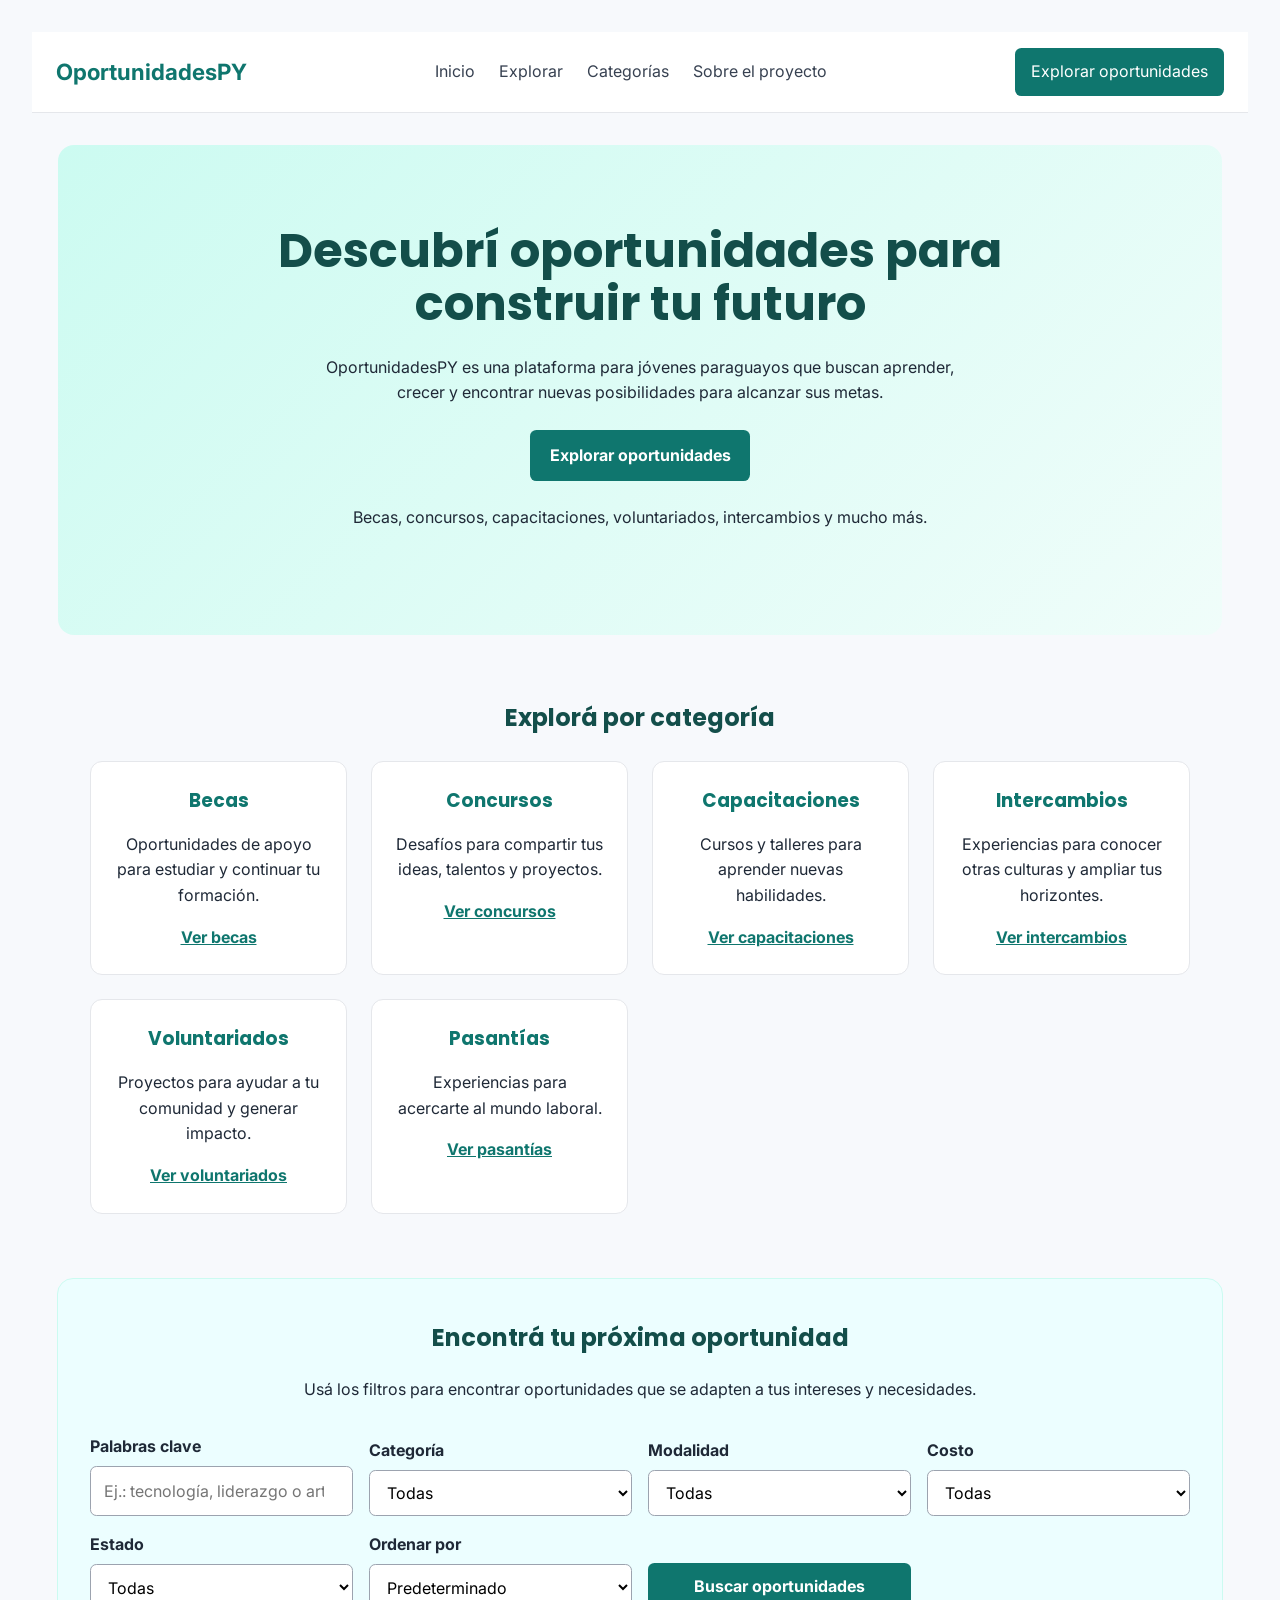
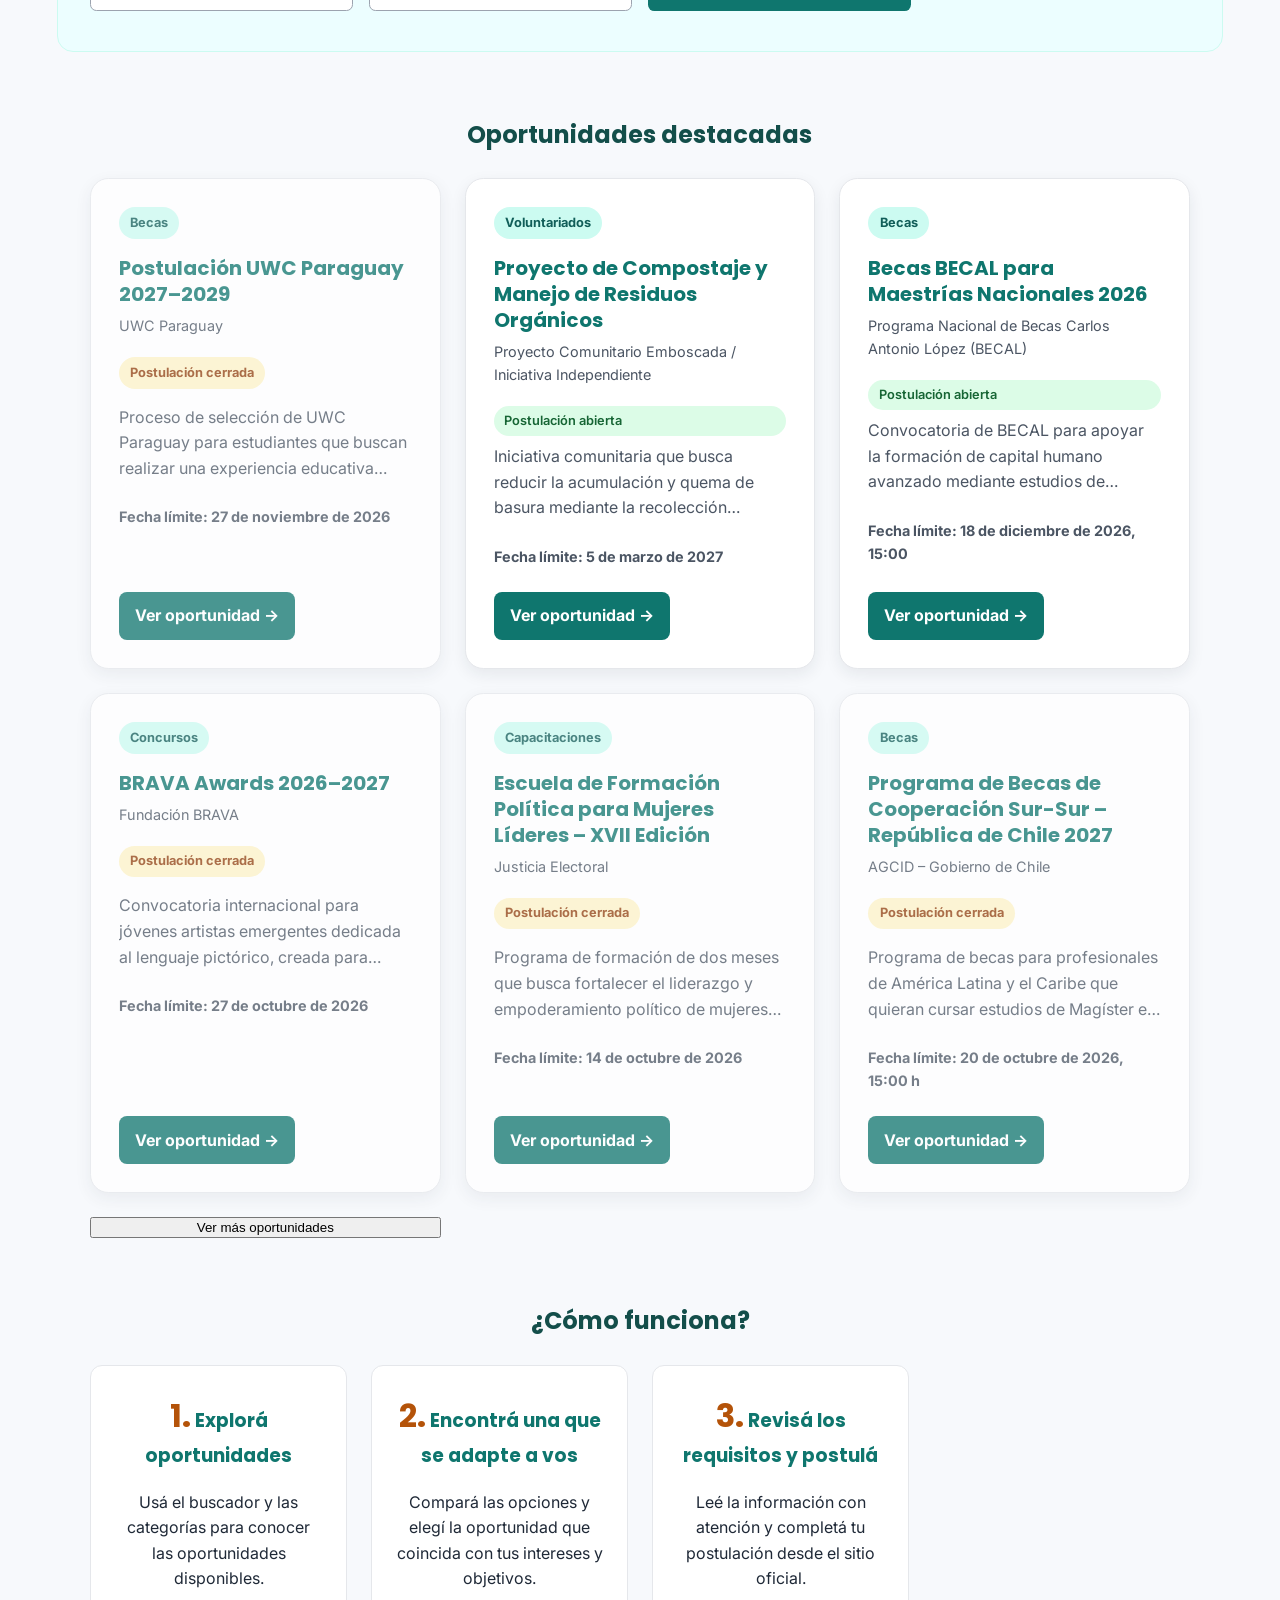
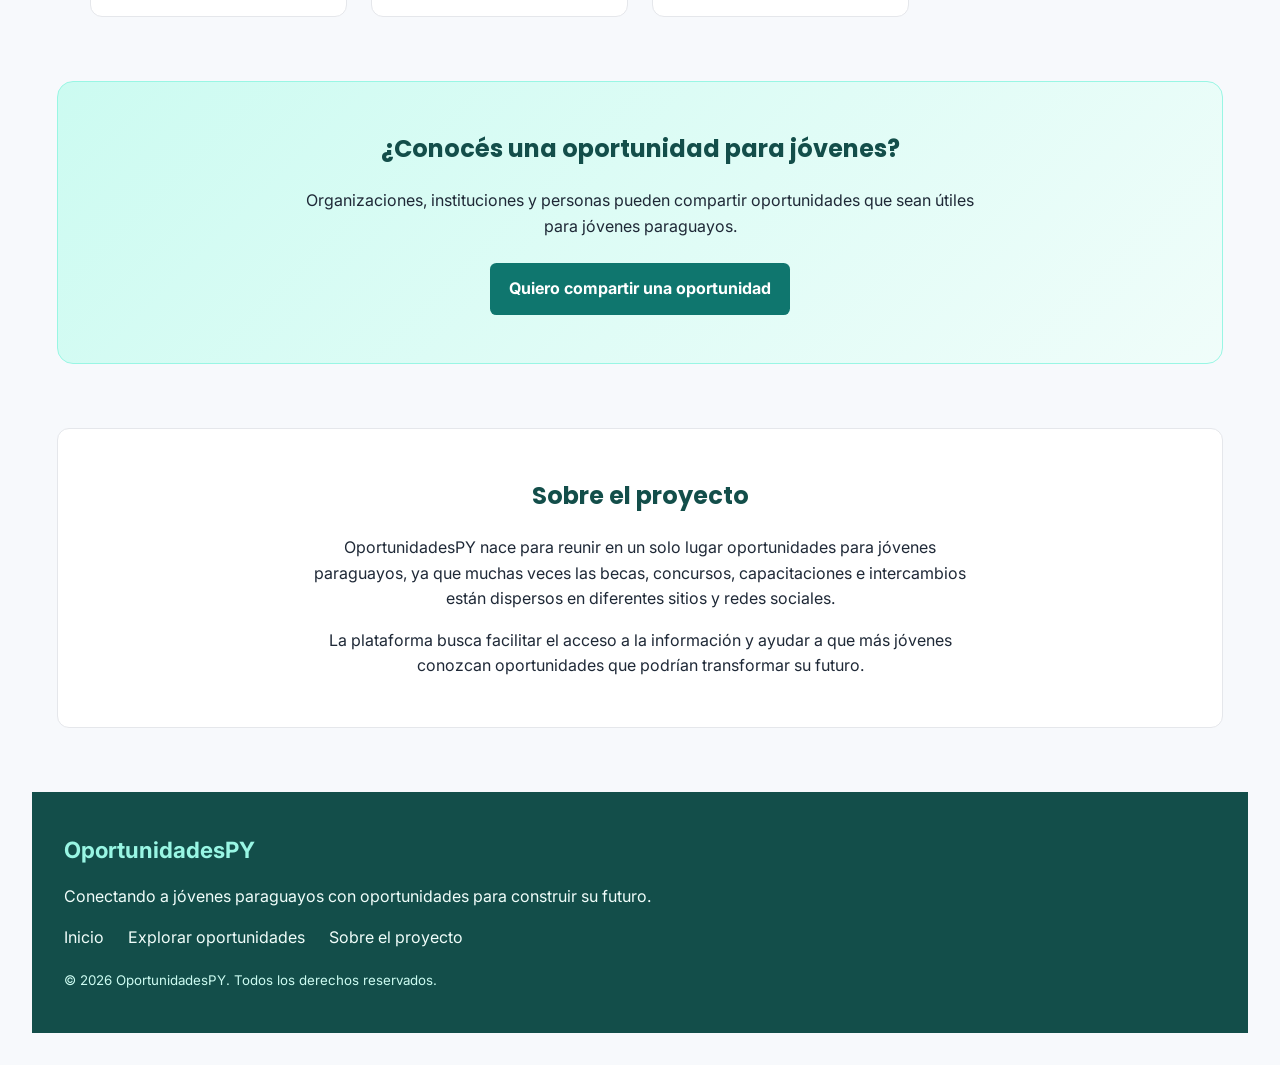
<file: index.html>
<!DOCTYPE html>
<html lang="es">
<head>
    <!-- Google tag (gtag.js) -->
<script async src="https://www.googletagmanager.com/gtag/js?id=G-67TMY553B8"></script>
<script>
  window.dataLayer = window.dataLayer || [];
  function gtag(){dataLayer.push(arguments);}
  gtag('js', new Date());

  gtag('config', 'G-67TMY553B8');
</script>
    <meta charset="UTF-8">
    <meta name="viewport" content="width=device-width, initial-scale=1.0">

<link rel="preconnect" href="https://fonts.googleapis.com">
<link rel="preconnect" href="https://fonts.gstatic.com" crossorigin>
<link href="https://fonts.googleapis.com/css2?family=Inter:wght@400;500;600;700&family=Poppins:wght@500;600;700&display=swap" rel="stylesheet">

    <link rel="stylesheet" href="style.css">
     <title>Oportunidades Paraguay</title>
</head>

<body>

    <header>
        <a href="index.html">OportunidadesPY</a>

        <nav aria-label="Navegación principal">
            <ul>
                <li><a href="index.html">Inicio</a></li>
                <li><a href="#explorar">Explorar</a></li>
                <li><a href="#categorias">Categorías</a></li>
                <li><a href="#sobre-el-proyecto">Sobre el proyecto</a></li>
            </ul>
        </nav>

        <a href="#explorar">Explorar oportunidades</a>
    </header>

    <main>
        <section aria-labelledby="hero-titulo">
            <h1 id="hero-titulo">Descubrí oportunidades para construir tu futuro</h1>

            <p>OportunidadesPY es una plataforma para jóvenes paraguayos que buscan aprender, crecer y encontrar nuevas posibilidades para alcanzar sus metas.</p>

            <a href="#explorar">Explorar oportunidades</a>

            <p>Becas, concursos, capacitaciones, voluntariados, intercambios y mucho más.</p>
        </section>

        <section id="categorias" aria-labelledby="categorias-titulo">
            <h2 id="categorias-titulo">Explorá por categoría</h2>

            <article>
                <h3>Becas</h3>
                <p>Oportunidades de apoyo para estudiar y continuar tu formación.</p>
                <a href="index.html?categoria=becas#explorar">Ver becas</a>
            </article>

            <article>
                <h3>Concursos</h3>
                <p>Desafíos para compartir tus ideas, talentos y proyectos.</p>
                <a href="index.html?categoria=concursos#explorar">Ver concursos</a>
            </article>

            <article>
                <h3>Capacitaciones</h3>
                <p>Cursos y talleres para aprender nuevas habilidades.</p>
                <a href="index.html?categoria=capacitaciones#explorar">Ver capacitaciones</a>
            </article>

            <article>
                <h3>Intercambios</h3>
                <p>Experiencias para conocer otras culturas y ampliar tus horizontes.</p>
                <a href="index.html?categoria=intercambios#explorar">Ver intercambios</a>
            </article>

            <article>
                <h3>Voluntariados</h3>
                <p>Proyectos para ayudar a tu comunidad y generar impacto.</p>
                <a href="index.html?categoria=voluntariados#explorar">Ver voluntariados</a>
            </article>

            <article>
                <h3>Pasantías</h3>
                <p>Experiencias para acercarte al mundo laboral.</p>
                <a href="index.html?categoria=pasantias#explorar">Ver pasantías</a>
            </article>
        </section>

        <section id="explorar" aria-labelledby="explorar-titulo">
            <h2 id="explorar-titulo">Encontrá tu próxima oportunidad</h2>

            <p>Usá los filtros para encontrar oportunidades que se adapten a tus intereses y necesidades.</p>

            <form action="#" method="get">
                <div>
                    <label for="palabras-clave">Palabras clave</label>
                    <input type="search" id="palabras-clave" name="palabras-clave" placeholder="Ej.: tecnología, liderazgo o arte">
                </div>

                <div>
                    <label for="categoria">Categoría</label>
                    <select id="categoria" name="categoria">
                        <option value="todas">Todas</option>
                        <option value="becas">Becas</option>
                        <option value="concursos">Concursos</option>
                        <option value="capacitaciones">Capacitaciones</option>
                        <option value="intercambios">Intercambios</option>
                        <option value="voluntariados">Voluntariados</option>
                        <option value="pasantias">Pasantías</option>
                    </select>
                </div>

                <div>
                    <label for="modalidad">Modalidad</label>
                    <select id="modalidad" name="modalidad">
                        <option value="todas">Todas</option>
                        <option value="presencial">Presencial</option>
                        <option value="online">Online</option>
                        <option value="hibrida">Híbrida</option>
                    </select>
                </div>

                <div>
                    <label for="costo">Costo</label>
                    <select id="costo" name="costo">
                        <option value="todas">Todas</option>
                        <option value="gratuitas">Gratuitas</option>
                        <option value="con-costo">Con costo</option>
                    </select>
                </div>
                <div>
    <label for="estado">Estado</label>
    <select id="estado" name="estado">
        <option value="todas">Todas</option>
        <option value="abiertas">Abiertas</option>
        <option value="cerradas">Cerradas</option>
    </select>
</div>

<div>
    <label for="ordenar">Ordenar por</label>
    <select id="ordenar" name="ordenar">
        <option value="predeterminado">Predeterminado</option>
        <option value="fecha-proxima">Fecha límite más próxima</option>
        <option value="fecha-lejana">Fecha límite más lejana</option>
        <option value="alfabetico">A-Z</option>
    </select>
</div>

                <button type="submit">Buscar oportunidades</button>
            </form>
        </section>

        <section id="destacadas" aria-labelledby="destacadas-titulo">
            <h2 id="destacadas-titulo">Oportunidades destacadas</h2>
        </section>

        <section id="como-funciona" aria-labelledby="como-funciona-titulo">
            <h2 id="como-funciona-titulo">¿Cómo funciona?</h2>

            <article>
                <h3>1. Explorá oportunidades</h3>
                <p>Usá el buscador y las categorías para conocer las oportunidades disponibles.</p>
            </article>

            <article>
                <h3>2. Encontrá una que se adapte a vos</h3>
                <p>Compará las opciones y elegí la oportunidad que coincida con tus intereses y objetivos.</p>
            </article>

            <article>
                <h3>3. Revisá los requisitos y postulá</h3>
                <p>Leé la información con atención y completá tu postulación desde el sitio oficial.</p>
            </article>
        </section>

        <section id="colaborar" aria-labelledby="colaborar-titulo">
            <h2 id="colaborar-titulo">¿Conocés una oportunidad para jóvenes?</h2>

            <p>Organizaciones, instituciones y personas pueden compartir oportunidades que sean útiles para jóvenes paraguayos.</p>

           <a href="proponer.html">Quiero compartir una oportunidad</a>
        </section>

        <section id="sobre-el-proyecto" aria-labelledby="sobre-el-proyecto-titulo">
            <h2 id="sobre-el-proyecto-titulo">Sobre el proyecto</h2>

            <p>OportunidadesPY nace para reunir en un solo lugar oportunidades para jóvenes paraguayos, ya que muchas veces las becas, concursos, capacitaciones e intercambios están dispersos en diferentes sitios y redes sociales.</p>

            <p>La plataforma busca facilitar el acceso a la información y ayudar a que más jóvenes conozcan oportunidades que podrían transformar su futuro.</p>
        </section>
    </main>

    <footer>
        <p>OportunidadesPY</p>
        <p>Conectando a jóvenes paraguayos con oportunidades para construir su futuro.</p>

        <nav aria-label="Navegación del pie de página">
            <ul>
                <li><a href="index.html">Inicio</a></li>
                <li><a href="#explorar">Explorar oportunidades</a></li>
                <li><a href="#sobre-el-proyecto">Sobre el proyecto</a></li>
            </ul>
        </nav>

        <p><small>&copy; 2026 OportunidadesPY. Todos los derechos reservados.</small></p>
    </footer>
    
<script src="oportunidades.js"></script>
<script src="script.js"></script>

</body>
</html>
</file>
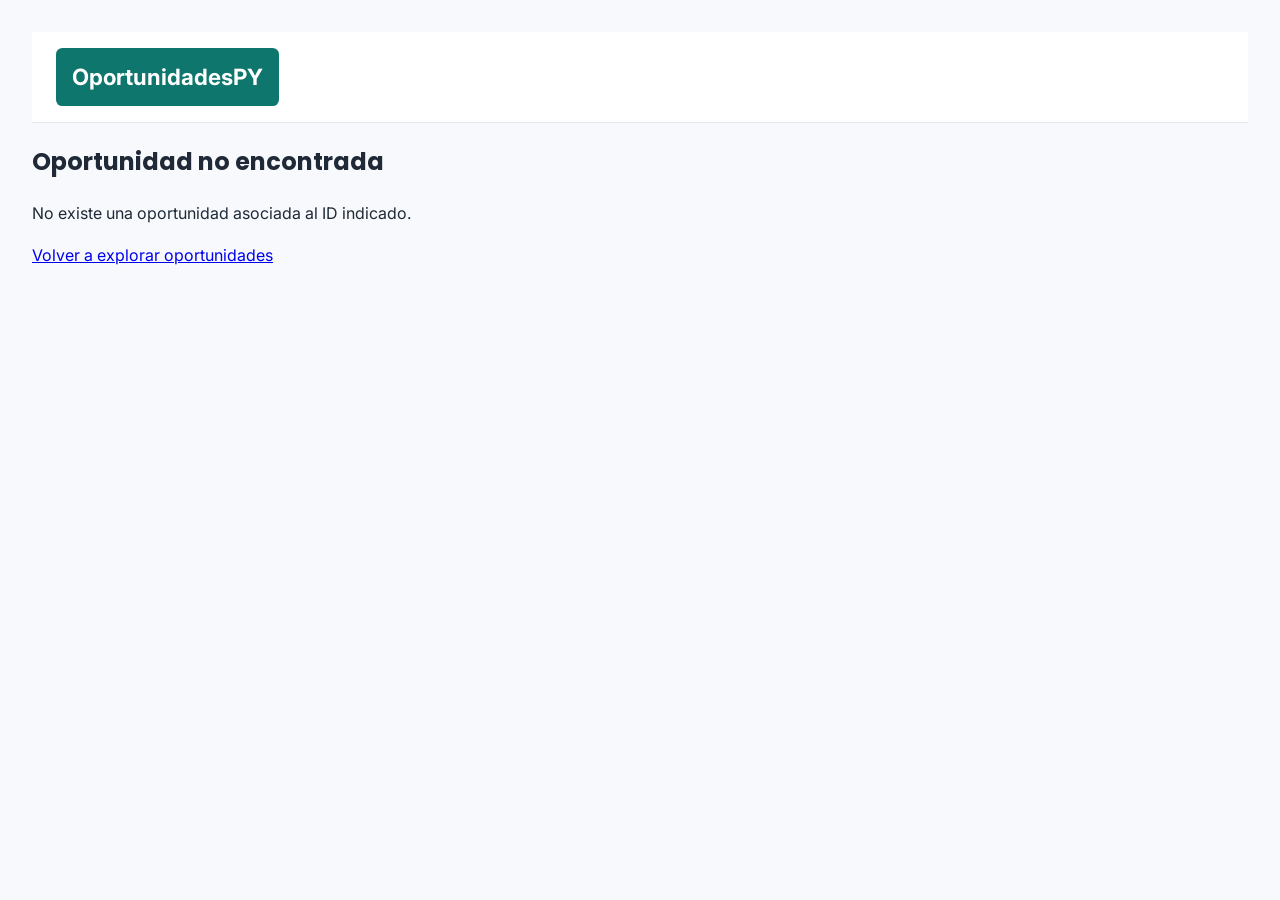
<file: oportunidad.html>
<!DOCTYPE html>
<html lang="es">
<head>
    <!-- Google tag (gtag.js) -->
<script async src="https://www.googletagmanager.com/gtag/js?id=G-67TMY553B8"></script>
<script>
  window.dataLayer = window.dataLayer || [];
  function gtag(){dataLayer.push(arguments);}
  gtag('js', new Date());

  gtag('config', 'G-67TMY553B8');
</script>
    <meta charset="UTF-8">
    <meta name="viewport" content="width=device-width, initial-scale=1.0">
    <title>Oportunidad | OportunidadesPY</title>
    <link rel="stylesheet" href="style.css">
</head>

<body>
    <header>
        <a href="index.html">OportunidadesPY</a>
    </header>

    <main>
        <article id="detalle-oportunidad"></article>

        <a href="index.html#explorar">Volver a explorar oportunidades</a>
    </main>

    <script src="oportunidades.js"></script>
    <script src="script.js"></script>
    <script>
        const parametrosURL = new URLSearchParams(window.location.search);
        const idOportunidad = Number(parametrosURL.get("id"));
        const oportunidadEncontrada = oportunidades.find(function (oportunidad) {
            return oportunidad.id === idOportunidad;
        });

        const articuloOportunidad = document.querySelector("#detalle-oportunidad");

        if (!oportunidadEncontrada) {
            articuloOportunidad.innerHTML = `
                <h1>Oportunidad no encontrada</h1>
                <p>No existe una oportunidad asociada al ID indicado.</p>
            `;
        } else {
            const estadoPostulacion = estaVencida(oportunidadEncontrada.fechaLimiteISO)
                ? "Postulación cerrada"
                : "Postulación abierta";

            articuloOportunidad.innerHTML = `
                <header>
                    <p>Oportunidad de ${oportunidadEncontrada.categoria}</p>
                    <h1>${oportunidadEncontrada.titulo}</h1>
                    <p>${oportunidadEncontrada.organizacion}</p>
                </header>

                <dl>
                    <dt>Categoría</dt>
                    <dd>${oportunidadEncontrada.categoria}</dd>

                    <dt>Edad</dt>
                    <dd>${oportunidadEncontrada.edad}</dd>

                    <dt>Elegibilidad</dt>
                    <dd>${oportunidadEncontrada.elegibilidad}</dd>

                    <dt>Requisitos</dt>
                    <dd>${oportunidadEncontrada.requisitos}</dd>

                    <dt>Beneficios</dt>
                    <dd>${oportunidadEncontrada.beneficios}</dd>

                    <dt>Costo</dt>
                    <dd>${oportunidadEncontrada.costo}</dd>

                    <dt>Modalidad</dt>
                    <dd>${oportunidadEncontrada.modalidad}</dd>

                    <dt>Ubicación</dt>
                    <dd>${oportunidadEncontrada.ubicacion}</dd>

                    <dt>Fecha límite</dt>
                    <dd>${oportunidadEncontrada.fechaLimite}</dd>

                    <dt>Estado de la postulación</dt>
                    <dd>${estadoPostulacion}</dd>
                </dl>

                <section aria-labelledby="descripcion-titulo">
                    <h2 id="descripcion-titulo">Descripción</h2>
                    <p>${oportunidadEncontrada.descripcion}</p>
                </section>

                <a href="${oportunidadEncontrada.enlace}" target="_blank" rel="noopener noreferrer">Ir al sitio oficial</a>
            `;
        }
    </script>
</body>
</html>
</file>
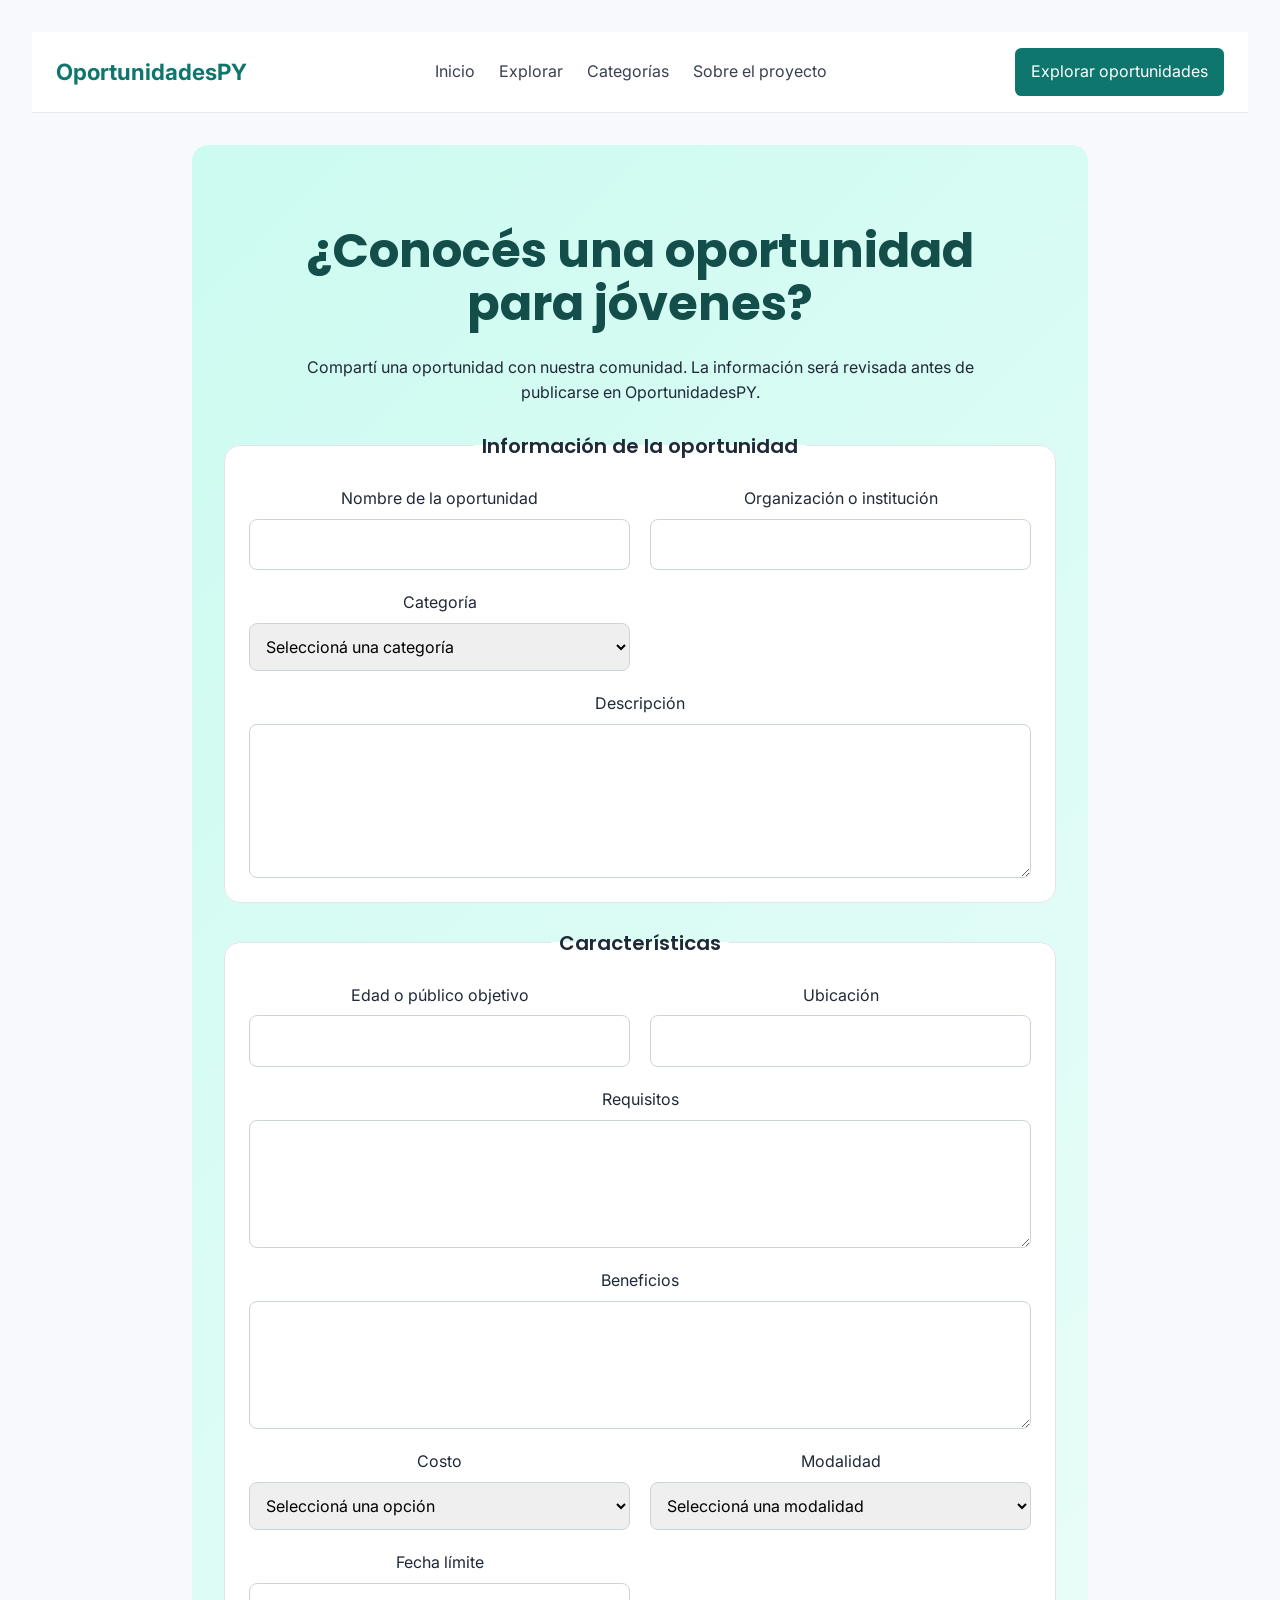
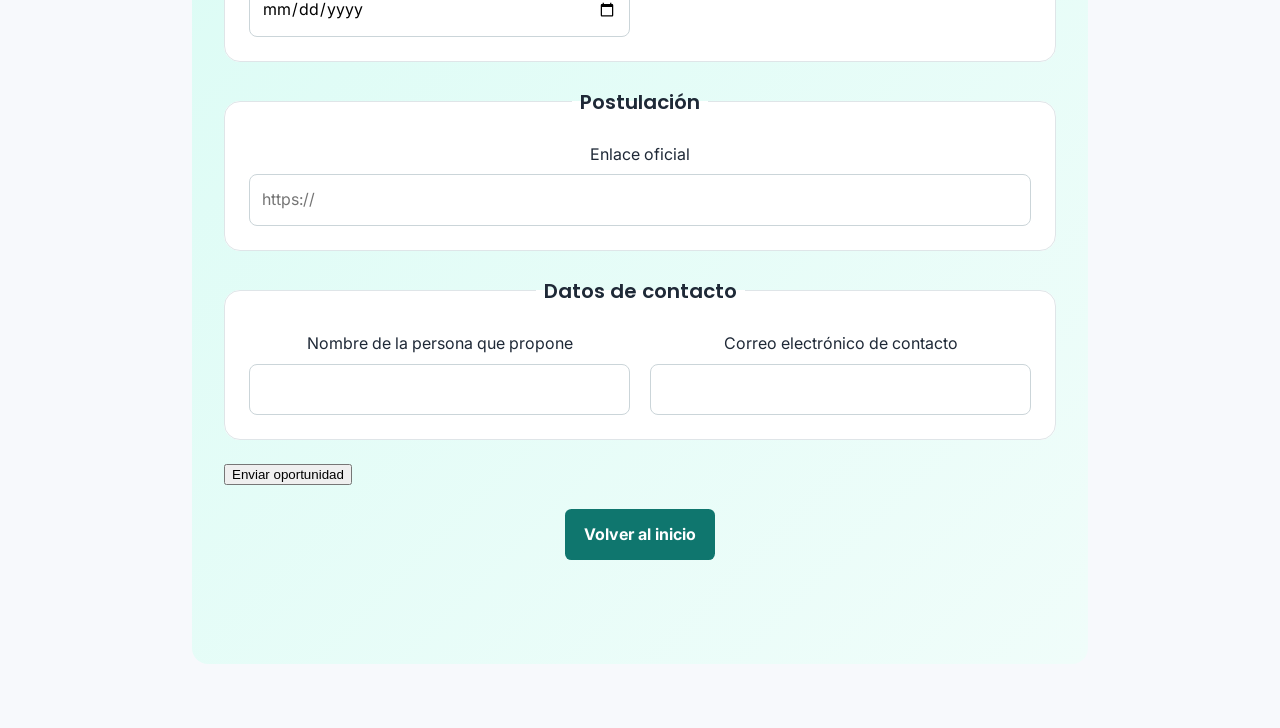
<file: proponer.html>
<!DOCTYPE html>
<html lang="es">
<head>
    <!-- Google tag (gtag.js) -->
<script async src="https://www.googletagmanager.com/gtag/js?id=G-67TMY553B8"></script>
<script>
  window.dataLayer = window.dataLayer || [];
  function gtag(){dataLayer.push(arguments);}
  gtag('js', new Date());

  gtag('config', 'G-67TMY553B8');
</script>
    <meta charset="UTF-8">
    <meta name="viewport" content="width=device-width, initial-scale=1.0">

    <link rel="preconnect" href="https://fonts.googleapis.com">
    <link rel="preconnect" href="https://fonts.gstatic.com" crossorigin>
    <link href="https://fonts.googleapis.com/css2?family=Inter:wght@400;500;600;700&family=Poppins:wght@500;600;700&display=swap" rel="stylesheet">

    <link rel="stylesheet" href="style.css">
    <title>Proponer oportunidad | OportunidadesPY</title>

    <style>
        * {
            box-sizing: border-box;
        }

        body {
            overflow-x: hidden;
        }

        .formulario-seccion {
            width: min(100% - 2rem, 56rem);
            margin: 2rem auto;
        }

        .formulario-seccion > p {
            max-width: 46rem;
            margin-bottom: 2rem;
        }

        .formulario-oportunidad {
            display: grid;
            gap: 1.5rem;
        }

        .bloque-formulario {
            display: grid;
            grid-template-columns: repeat(2, minmax(0, 1fr));
            gap: 1.25rem;
            margin: 0;
            padding: 1.5rem;
            border: 1px solid #dfe5e8;
            border-radius: 1rem;
            background-color: #fff;
        }

        .bloque-formulario legend {
            padding: 0 0.5rem;
            font-family: "Poppins", sans-serif;
            font-size: 1.25rem;
            font-weight: 600;
        }

        .campo-formulario {
            display: flex;
            min-width: 0;
            flex-direction: column;
            gap: 0.45rem;
        }

        .campo-formulario--ancho-completo {
            grid-column: 1 / -1;
        }

        .campo-formulario input,
        .campo-formulario select,
        .campo-formulario textarea {
            width: 100%;
            max-width: 100%;
            padding: 0.75rem;
            border: 1px solid #cbd5d9;
            border-radius: 0.5rem;
            font: inherit;
        }

        .campo-formulario textarea {
            min-height: 8rem;
            resize: vertical;
        }

        .formulario-oportunidad button {
            justify-self: start;
        }

        .volver-inicio {
            display: inline-block;
            margin-top: 1.5rem;
        }

        @media (max-width: 640px) {
            .formulario-seccion {
                width: min(100% - 1.5rem, 56rem);
            }

            .bloque-formulario {
                grid-template-columns: 1fr;
                padding: 1.25rem;
            }

            .campo-formulario--ancho-completo {
                grid-column: auto;
            }
        }
    </style>
</head>

<body>
    <header>
        <a href="index.html">OportunidadesPY</a>

        <nav aria-label="Navegación principal">
            <ul>
                <li><a href="index.html">Inicio</a></li>
                <li><a href="index.html#explorar">Explorar</a></li>
                <li><a href="index.html#categorias">Categorías</a></li>
                <li><a href="index.html#sobre-el-proyecto">Sobre el proyecto</a></li>
            </ul>
        </nav>

        <a href="index.html#explorar">Explorar oportunidades</a>
    </header>

    <main>
        <section class="formulario-seccion" aria-labelledby="proponer-titulo">
            <h1 id="proponer-titulo">¿Conocés una oportunidad para jóvenes?</h1>

            <p>
                Compartí una oportunidad con nuestra comunidad. La información será revisada
                antes de publicarse en OportunidadesPY.
            </p>

            <form class="formulario-oportunidad" action="https://formspree.io/f/mgaveopr" method="post">
                <fieldset class="bloque-formulario">
                    <legend>Información de la oportunidad</legend>

                    <div class="campo-formulario">
                        <label for="nombre-oportunidad">Nombre de la oportunidad</label>
                        <input type="text" id="nombre-oportunidad" name="nombre-oportunidad" required>
                    </div>

                    <div class="campo-formulario">
                        <label for="organizacion">Organización o institución</label>
                        <input type="text" id="organizacion" name="organizacion" required>
                    </div>

                    <div class="campo-formulario">
                        <label for="categoria">Categoría</label>
                        <select id="categoria" name="categoria" required>
                            <option value="">Seleccioná una categoría</option>
                            <option value="becas">Becas</option>
                            <option value="concursos">Concursos</option>
                            <option value="capacitaciones">Capacitaciones</option>
                            <option value="intercambios">Intercambios</option>
                            <option value="voluntariados">Voluntariados</option>
                            <option value="pasantias">Pasantías</option>
                        </select>
                    </div>

                    <div class="campo-formulario campo-formulario--ancho-completo">
                        <label for="descripcion">Descripción</label>
                        <textarea id="descripcion" name="descripcion" rows="5" required></textarea>
                    </div>
                </fieldset>

                <fieldset class="bloque-formulario">
                    <legend>Características</legend>

                    <div class="campo-formulario">
                        <label for="publico-objetivo">Edad o público objetivo</label>
                        <input type="text" id="publico-objetivo" name="publico-objetivo" required>
                    </div>

                    <div class="campo-formulario">
                        <label for="ubicacion">Ubicación</label>
                        <input type="text" id="ubicacion" name="ubicacion" required>
                    </div>

                    <div class="campo-formulario campo-formulario--ancho-completo">
                        <label for="requisitos">Requisitos</label>
                        <textarea id="requisitos" name="requisitos" rows="4" required></textarea>
                    </div>

                    <div class="campo-formulario campo-formulario--ancho-completo">
                        <label for="beneficios">Beneficios</label>
                        <textarea id="beneficios" name="beneficios" rows="4" required></textarea>
                    </div>

                    <div class="campo-formulario">
                        <label for="costo">Costo</label>
                        <select id="costo" name="costo" required>
                            <option value="">Seleccioná una opción</option>
                            <option value="gratuito">Gratuito</option>
                            <option value="con-costo">Con costo</option>
                        </select>
                    </div>

                    <div class="campo-formulario">
                        <label for="modalidad">Modalidad</label>
                        <select id="modalidad" name="modalidad" required>
                            <option value="">Seleccioná una modalidad</option>
                            <option value="presencial">Presencial</option>
                            <option value="online">Online</option>
                            <option value="hibrida">Híbrida</option>
                        </select>
                    </div>

                    <div class="campo-formulario">
                        <label for="fecha-limite">Fecha límite</label>
                        <input type="date" id="fecha-limite" name="fecha-limite">
                    </div>
                </fieldset>

                <fieldset class="bloque-formulario">
                    <legend>Postulación</legend>

                    <div class="campo-formulario campo-formulario--ancho-completo">
                        <label for="enlace-oficial">Enlace oficial</label>
                        <input type="url" id="enlace-oficial" name="enlace-oficial" placeholder="https://">
                    </div>
                </fieldset>

                <fieldset class="bloque-formulario">
                    <legend>Datos de contacto</legend>

                    <div class="campo-formulario">
                        <label for="nombre-proponente">Nombre de la persona que propone</label>
                        <input type="text" id="nombre-proponente" name="nombre-proponente" required>
                    </div>

                    <div class="campo-formulario">
                        <label for="correo-contacto">Correo electrónico de contacto</label>
                        <input type="email" id="correo-contacto" name="correo-contacto" required>
                    </div>
                </fieldset>

                <button type="submit">Enviar oportunidad</button>
            </form>

            <a class="volver-inicio" href="index.html">Volver al inicio</a>
        </section>
    </main>
</body>
</html>
</file>
<file: style.css>
@import url('https://fonts.googleapis.com/css2?family=Inter:wght@400;500;600;700&family=Poppins:wght@600;700&display=swap');

body {
    background-color: #f7f9fc;
    color: #1f2937;
    font-family: 'Inter', Arial, Helvetica, sans-serif;
    line-height: 1.6;
    margin: 0;
    padding: 2rem;
}

h1,
h2,
h3 {
    font-family: 'Poppins', Arial, Helvetica, sans-serif;
}

header {
    align-items: center;
    background-color: #ffffff;
    border-bottom: 1px solid #e5e7eb;
    display: flex;
    gap: 2rem;
    justify-content: space-between;
    padding: 1rem 1.5rem;
}

header > a:first-child {
    color: #0f766e;
    font-size: 1.4rem;
    font-weight: bold;
    text-decoration: none;
}

header nav ul {
    display: flex;
    gap: 1.5rem;
    list-style: none;
    margin: 0;
    padding: 0;
}

header nav a {
    color: #374151;
    text-decoration: none;
    transition: color 0.2s ease;
}

header nav a:hover,
header nav a:focus-visible {
    color: #0f766e;
}

header > a:last-child {
    background-color: #0f766e;
    border-radius: 0.4rem;
    color: #ffffff;
    padding: 0.7rem 1rem;
    text-decoration: none;
    transition: background-color 0.2s ease;
}

header > a:last-child:hover,
header > a:last-child:focus-visible {
    background-color: #115e59;
}

main > section:first-child {
    background: linear-gradient(135deg, #ccfbf1, #f0fdfa);
    border-radius: 1rem;
    margin-top: 2rem;
    padding: 5rem 2rem;
    text-align: center;
}

main > section:first-child h1 {
    color: #134e4a;
    font-size: 3rem;
    line-height: 1.1;
    margin: 0 auto 1.5rem;
    max-width: 48rem;
}

main > section:first-child p {
    margin: 0 auto 1.5rem;
    max-width: 42rem;
}

main > section:first-child > a {
    background-color: #0f766e;
    border-radius: 0.4rem;
    color: #ffffff;
    display: inline-block;
    font-weight: bold;
    margin-bottom: 1.5rem;
    padding: 0.8rem 1.2rem;
    text-decoration: none;
    transition: background-color 0.2s ease, transform 0.2s ease;
}

main > section:first-child > a:hover,
main > section:first-child > a:focus-visible {
    background-color: #115e59;
    transform: translateY(-2px);
}

main > section#categorias {
    display: grid;
    gap: 1.5rem;
    grid-template-columns: repeat(auto-fit, minmax(14rem, 1fr));
    margin-top: 4rem;
}

main > section#categorias > h2 {
    color: #134e4a;
    grid-column: 1 / -1;
    margin: 0;
    text-align: center;
}

main > section#categorias > article {
    background-color: #ffffff;
    border: 1px solid #e5e7eb;
    border-radius: 0.75rem;
    padding: 1.5rem;
    transition: box-shadow 0.2s ease, transform 0.2s ease;
}

main > section#categorias > article:hover {
    box-shadow: 0 0.5rem 1rem rgba(15, 118, 110, 0.12);
    transform: translateY(-3px);
}

main > section#categorias > article h3 {
    color: #0f766e;
    margin-top: 0;
}

main > section#categorias > article a {
    color: #0f766e;
    font-weight: bold;
}

main > section#destacadas {
    align-items: start;
    display: grid;
    gap: 1.5rem;
    grid-template-columns: repeat(auto-fit, minmax(18rem, 1fr));
    margin-top: 4rem;
}

main > section#destacadas > h2 {
    color: #134e4a;
    grid-column: 1 / -1;
    margin: 0;
    text-align: center;
}

main > section#destacadas > article {
    background-color: #ffffff;
    border: 1px solid #e5e7eb;
    border-radius: 1.15rem;
    box-shadow: 0 0.35rem 1rem rgba(31, 41, 55, 0.08);
    box-sizing: border-box;
    display: flex;
    flex-direction: column;
    min-height: 25rem;
    padding: 1.75rem;
    transition: box-shadow 0.2s ease, transform 0.2s ease, border-color 0.2s ease;
}

main > section#destacadas > article:hover {
    border-color: #99f6e4;
    box-shadow: 0 0.75rem 1.5rem rgba(15, 118, 110, 0.16);
    transform: translateY(-3px);
}

main > section#destacadas > article > .categoria {
    align-self: flex-start;
    background-color: #ccfbf1;
    border-radius: 999px;
    color: #115e59;
    font-size: 0.8rem;
    font-weight: bold;
    margin-bottom: 1rem;
    padding: 0.35rem 0.7rem;
}

main > section#destacadas > article h3 {
    color: #0f766e;
    font-size: 1.25rem;
    line-height: 1.3;
    margin: 0 0 0.45rem;
}

main > section#destacadas > article > .organizacion {
    color: #4b5563;
    font-size: 0.9rem;
    margin: 0 0 1.25rem;
}

main > section#destacadas > article > .descripcion {
    line-clamp: 3;
    -webkit-box-orient: vertical;
    -webkit-line-clamp: 3;
    color: #4b5563;
    display: -webkit-box;
    line-height: 1.6;
    margin: 0 0 1.5rem;
    overflow: hidden;
}

main > section#destacadas > article > .fecha-limite {
    color: #4b5563;
    font-size: 0.9rem;
    font-weight: bold;
    margin: 0 0 1.5rem;
}

main > section#destacadas > article > .estado-cerrada {
    align-self: flex-start;
    background-color: #fef3c7;
    border-radius: 999px;
    color: #92400e;
    font-size: 0.8rem;
    font-weight: bold;
    margin: 0 0 1rem;
    padding: 0.35rem 0.7rem;
}

main > section#destacadas > article > a {
    align-self: flex-start;
    background-color: #0f766e;
    border-radius: 0.5rem;
    color: #ffffff;
    font-weight: bold;
    margin-top: auto;
    padding: 0.7rem 1rem;
    text-decoration: none;
    transition: background-color 0.2s ease, box-shadow 0.2s ease, transform 0.2s ease;
}

main > section#destacadas > article > a:hover,
main > section#destacadas > article > a:focus-visible {
    background-color: #115e59;
    box-shadow: 0 0 0 3px rgba(15, 118, 110, 0.2);
    transform: translateY(-2px);
}

main > section#explorar {
    background-color: #ecfeff;
    border: 1px solid #ccfbf1;
    border-radius: 1rem;
    margin-top: 4rem;
    padding: 2.5rem 2rem;
}

main > section#explorar > h2 {
    color: #134e4a;
    margin-top: 0;
    text-align: center;
}

main > section#explorar > p {
    margin: 0 auto 2rem;
    max-width: 42rem;
    text-align: center;
}

main > section#explorar form {
    align-items: end;
    display: grid;
    gap: 1rem;
    grid-template-columns: repeat(auto-fit, minmax(14rem, 1fr));
}

main > section#explorar form > div {
    display: flex;
    flex-direction: column;
    gap: 0.4rem;
}

main > section#explorar label {
    font-weight: bold;
}

main > section#explorar input,
main > section#explorar select {
    background-color: #ffffff;
    border: 1px solid #9ca3af;
    border-radius: 0.4rem;
    box-sizing: border-box;
    font: inherit;
    min-height: 2.8rem;
    padding: 0.7rem 0.8rem;
    width: 100%;
}

main > section#explorar input:focus,
main > section#explorar select:focus {
    border-color: #0f766e;
    outline: 3px solid rgba(15, 118, 110, 0.2);
}

main > section#explorar form > button {
    background-color: #0f766e;
    border: 0;
    border-radius: 0.4rem;
    color: #ffffff;
    cursor: pointer;
    font: inherit;
    font-weight: bold;
    min-height: 2.8rem;
    padding: 0.7rem 1rem;
    transition: background-color 0.2s ease, transform 0.2s ease;
}

main > section#explorar form > button:hover,
main > section#explorar form > button:focus-visible {
    background-color: #115e59;
    transform: translateY(-2px);
}

main > section#como-funciona {
    display: grid;
    gap: 1.5rem;
    grid-template-columns: repeat(auto-fit, minmax(14rem, 1fr));
    margin-top: 4rem;
    text-align: center;
}

main > section#como-funciona > h2 {
    color: #134e4a;
    grid-column: 1 / -1;
    margin: 0;
    text-align: center;
}

main > section#como-funciona > article {
    background-color: #ffffff;
    border: 1px solid #e5e7eb;
    border-radius: 0.75rem;
    padding: 1.5rem;
    text-align: center;
}

main > section#como-funciona > article h3 {
    color: #0f766e;
    margin-top: 0;
}

main > section#como-funciona > article h3::first-letter {
    color: #b45309;
    font-size: 2rem;
    font-weight: bold;
}
main > section {
    max-width: 1100px;
    margin-left: auto;
    margin-right: auto;
}

main > section#colaborar {
    background: linear-gradient(135deg, #ccfbf1, #f0fdfa);
    border: 1px solid #99f6e4;
    border-radius: 1rem;
    margin-top: 4rem;
    padding: 3rem 2rem;
    text-align: center;
}

main > section#colaborar > h2 {
    color: #134e4a;
    margin-top: 0;
}

main > section#colaborar > p {
    margin: 0 auto 1.5rem;
    max-width: 42rem;
}

main > section#colaborar > a {
    background-color: #0f766e;
    border-radius: 0.4rem;
    color: #ffffff;
    display: inline-block;
    font-weight: bold;
    padding: 0.8rem 1.2rem;
    text-decoration: none;
    transition: background-color 0.2s ease, transform 0.2s ease;
}

main > section#colaborar > a:hover,
main > section#colaborar > a:focus-visible {
    background-color: #115e59;
    transform: translateY(-2px);
}

main > section#sobre-el-proyecto {
    background-color: #ffffff;
    border: 1px solid #e5e7eb;
    border-radius: 0.75rem;
    margin-top: 4rem;
    padding: 3rem 2rem;
    text-align: center;
}

main > section#sobre-el-proyecto > h2 {
    color: #134e4a;
    margin-top: 0;
}

main > section#sobre-el-proyecto > p {
    margin: 0 auto 1rem;
    max-width: 42rem;
}

main > section#sobre-el-proyecto > p:last-child {
    margin-bottom: 0;
}

footer {
    background-color: #134e4a;
    color: #f0fdfa;
    display: grid;
    gap: 1rem;
    margin-top: 4rem;
    padding: 2.5rem 2rem;
}

footer > p:first-child {
    color: #99f6e4;
    font-size: 1.4rem;
    font-weight: bold;
    margin: 0;
}

footer > p:nth-child(2),
footer > p:last-child {
    margin: 0;
}

footer nav ul {
    display: flex;
    flex-wrap: wrap;
    gap: 1rem 1.5rem;
    list-style: none;
    margin: 0;
    padding: 0;
}

footer nav a {
    color: #f0fdfa;
    text-decoration: none;
    transition: color 0.2s ease;
}

footer nav a:hover,
footer nav a:focus-visible {
    color: #99f6e4;
}

footer small {
    color: #ccfbf1;
}

body > main > article > header {
    display: block;
    margin-bottom: 2.5rem;
    text-align: center;
}

body > main > article > header h1 {
    font-family: 'Poppins', Arial, Helvetica, sans-serif;
    font-size: 2.5rem;
    line-height: 1.2;
    margin: 0.5rem auto 1rem;
    max-width: 48rem;
}

body > main > article > header p {
    color: #4b5563;
    font-family: 'Inter', Arial, Helvetica, sans-serif;
    margin: 0.35rem auto;
}

body > main > article > dl {
    display: grid;
    font-family: 'Inter', Arial, Helvetica, sans-serif;
    gap: 0.85rem 1.5rem;
    grid-template-columns: max-content minmax(0, 1fr);
    margin: 0 auto;
    max-width: 54rem;
}

body > main > article > dl dt {
    color: #4b5563;
    font-weight: 700;
}

body > main > article > dl dd {
    color: #1f2937;
    margin: 0;
}
main > section#como-funciona {
    text-align: center;
}
#destacadas > p {
    grid-column: 1 / -1;
    margin: 0;
    padding: 2rem;
    text-align: center;
    color: #6b7280;
    font-size: 1.1rem;
}
.estado-abierta,
.estado-cerrada {
	display: inline-block;
    margin: 0 0 0.5rem;
	padding: 0.3rem 0.65rem;
	border-radius: 999px;
	font-size: 0.8rem;
	font-weight: 600;
}

.estado-abierta {
	background-color: #dcfce7;
	color: #166534;
}

.estado-cerrada {
	background-color: #fee2e2;
	color: #991b1b;
}

.oportunidad-cerrada {
	opacity: 0.75;
}
.organizacion {
	margin-bottom: 0.25rem;
}

#destacadas article {
	height: 100%;
}

#destacadas article a {
	margin-top: auto;
}

#como-funciona article p {
	max-width: 380px;
	margin: 0 auto;
}

@media (max-width: 800px) {
	#como-funciona article {
		width: 100%;
		box-sizing: border-box;
	}
}

#categorias article {
	text-align: center;
	box-sizing: border-box;
}

#categorias article h3 {
	margin-bottom: 0.75rem;
}

#categorias article p {
	margin-bottom: 1rem;
}

#categorias article a {
	display: inline-block;
}

@media (min-width: 601px) and (max-width: 900px) {
    body {
        padding: 1.25rem;
    }

    body > header {
        gap: 1rem;
        flex-wrap: wrap;
    }

    header nav ul {
        flex-wrap: wrap;
        gap: 0.75rem 1rem;
    }

    main > section#categorias,
    #categorias {
        grid-template-columns: repeat(2, minmax(0, 1fr));
    }

    main > section#destacadas,
    #destacadas {
        grid-template-columns: repeat(2, minmax(0, 1fr));
    }

    main > section#como-funciona,
    #como-funciona {
        grid-template-columns: repeat(2, minmax(0, 1fr));
    }

    main > section#explorar form {
        grid-template-columns: repeat(2, minmax(0, 1fr));
    }
}

@media (max-width: 600px) {
    * {
        box-sizing: border-box;
    }

    html,
    body {
        max-width: 100%;
        overflow-x: clip;
    }

    body {
        padding: 0.75rem;
    }

    body > header {
        align-items: stretch;
        flex-direction: column;
        gap: 0.75rem;
        padding: 1rem;
    }

    header > a:first-child,
    header > a:last-child {
        align-self: center;
        max-width: 100%;
        text-align: center;
    }

    header nav {
        max-width: 100%;
    }

    header nav ul {
        flex-wrap: wrap;
        gap: 0.25rem 0.75rem;
        justify-content: center;
    }

    header nav a,
    footer nav a {
        display: inline-flex;
        align-items: center;
        min-height: 44px;
    }

    main > section:first-child {
        margin-top: 1rem;
        padding: 2.5rem 1rem;
    }

    main > section:first-child h1 {
        font-size: 2rem;
        line-height: 1.2;
        overflow-wrap: anywhere;
    }

    main > section#categorias,
    #categorias,
    main > section#destacadas,
    #destacadas,
    main > section#como-funciona,
    #como-funciona {
        grid-template-columns: minmax(0, 1fr);
        gap: 1rem;
        margin-top: 2.5rem;
    }

    main > section#categorias > article,
    main > section#como-funciona > article {
        min-width: 0;
        padding: 1.25rem;
    }

    main > section#categorias > article a {
        min-height: 44px;
        padding-block: 0.5rem;
    }

    main > section#destacadas > article {
        min-height: 22rem;
        padding: 1.25rem;
    }

    main > section#destacadas > article > a,
    main > section#explorar form > button,
    main > section#colaborar > a,
    main > section:first-child > a {
        min-height: 44px;
    }

    main > section#explorar,
    main > section#colaborar,
    main > section#sobre-el-proyecto {
        margin-top: 2.5rem;
        padding: 1.5rem 1rem;
    }

    main > section#explorar form {
        grid-template-columns: minmax(0, 1fr);
    }

    main > section#explorar form > div,
    main > section#explorar input,
    main > section#explorar select,
    main > section#explorar form > button {
        min-width: 0;
        width: 100%;
    }

    main > section#destacadas > article h3,
    main > section#categorias h3,
    main > section#como-funciona h3,
    body > main > article > header h1,
    body > main > article > dl dd {
        overflow-wrap: anywhere;
    }

    body > main > article > header h1 {
        font-size: 2rem;
    }

    body > main > article > dl {
        gap: 0.35rem;
        grid-template-columns: minmax(0, 1fr);
    }

    body > main > article > dl dd {
        margin-bottom: 0.75rem;
    }

    #destacadas > p {
        padding: 1rem 0.25rem;
    }

    footer {
        gap: 0.85rem;
        margin-top: 2.5rem;
        min-width: 0;
        padding: 1.5rem 1rem;
    }

    footer nav ul {
        gap: 0.25rem 0.75rem;
    }

    main > section,
    footer,
    main > article {
        min-width: 0;
        overflow-wrap: anywhere;
    }
}
</file>
